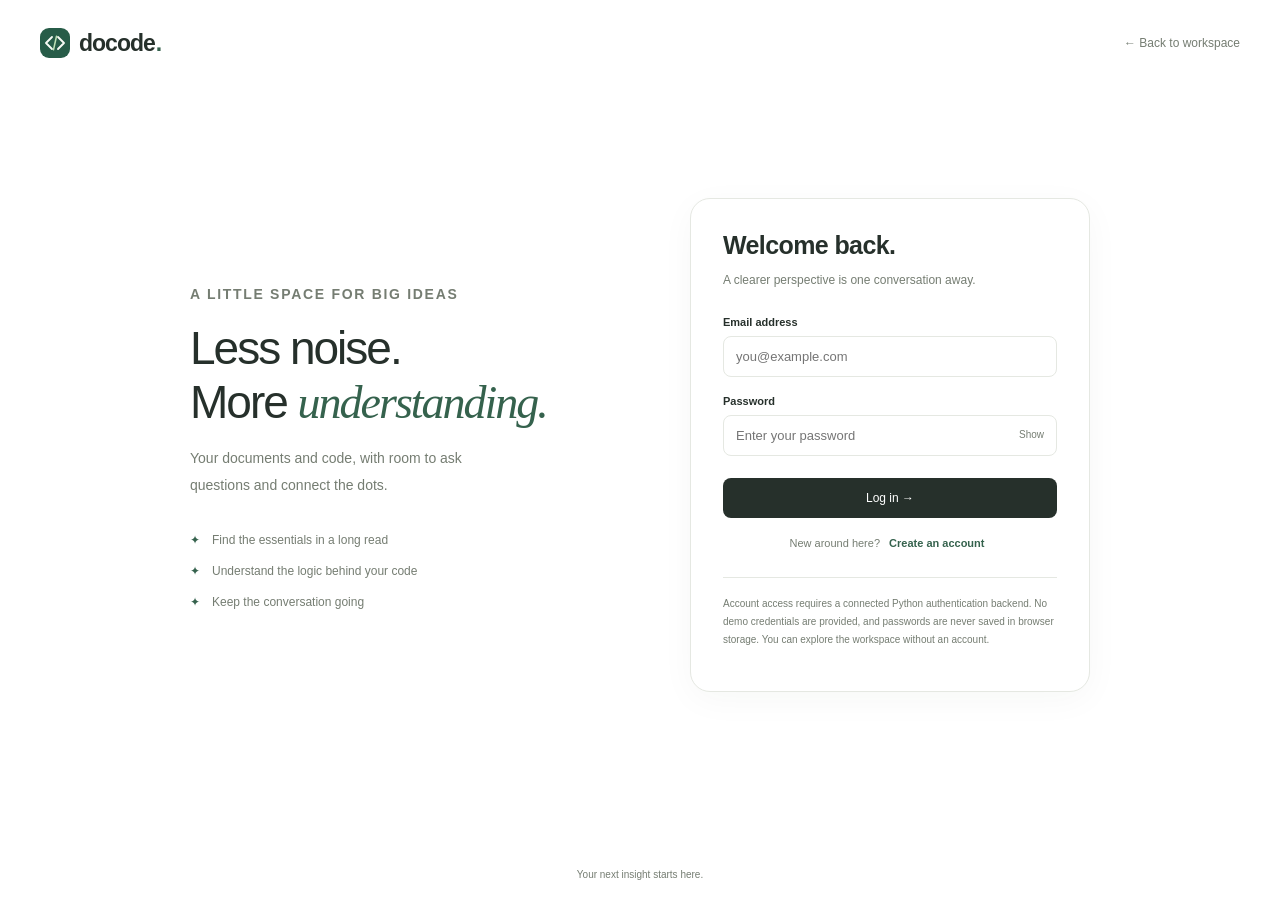
<file: Frontend/login.html>
<!DOCTYPE html>
<html lang="en">
<head><meta charset="UTF-8"><meta name="viewport" content="width=device-width, initial-scale=1"><meta name="color-scheme" content="light dark"><title>Welcome to Docode</title><link rel="icon" href="assets/logo.svg" type="image/svg+xml"><link rel="stylesheet" href="css/styles.css"><script src="js/theme.js"></script><script src="js/api.js" defer></script><script src="js/auth.js" defer></script></head>
<body class="auth-page"><header class="auth-header"><a class="brand" href="index.html"><img src="assets/logo.svg" alt="" width="30" height="30">docode<span>.</span></a><a class="back-link" href="index.html">← Back to workspace</a></header><main class="auth-main"><section class="auth-story"><p class="eyebrow">A LITTLE SPACE FOR BIG IDEAS</p><h1>Less noise.<br>More <span>understanding.</span></h1><p>Your documents and code, with room to ask questions and connect the dots.</p><div class="auth-features"><span>Find the essentials in a long read</span><span>Understand the logic behind your code</span><span>Keep the conversation going</span></div></section><section class="auth-card" aria-labelledby="auth-title"><h2 id="auth-title">Welcome back.</h2><p class="auth-subtitle" id="auth-subtitle">A clearer perspective is one conversation away.</p><form id="auth-form"><fieldset id="auth-fields"><div id="name-field" hidden><label for="name">Your name</label><input id="name" name="name" type="text" autocomplete="name" maxlength="100" placeholder="Alex Morgan"></div><label for="email">Email address</label><input id="email" name="email" type="email" autocomplete="username" required maxlength="254" placeholder="you@example.com"><label for="password">Password</label><div class="password-wrap"><input id="password" name="password" type="password" autocomplete="current-password" required maxlength="128" placeholder="Enter your password"><button id="show-password" type="button" class="password-toggle" aria-label="Show password">Show</button></div><p id="auth-error" class="auth-error" role="alert" hidden></p><button id="auth-submit" class="auth-submit" type="submit">Log in →</button></fieldset></form><div class="auth-switch"><span id="switch-copy">New around here?</span> <button id="auth-switch" type="button">Create an account</button></div><p class="auth-notice">Account access requires a connected Python authentication backend. No demo credentials are provided, and passwords are never saved in browser storage. You can explore the workspace without an account.</p></section></main><footer class="auth-footer">Your next insight starts here.</footer></body>
</html>
</file>
<file: Frontend/css/styles.css>
:root{color-scheme:light;--bg:#fff;--sidebar:#f6f7f5;--surface:#fff;--hover:#eaece8;--soft:#f4f5f2;--ink:#26302b;--muted:#757d72;--line:#e5e8e2;--accent:#35624d;--accent-soft:#e9f0e9;--shadow:0 8px 35px #172c1a09;--error:#a34b35;font-family:Inter,-apple-system,BlinkMacSystemFont,"Segoe UI",sans-serif;font-synthesis:none}
:root[data-theme=dark]{color-scheme:dark;--bg:#202320;--sidebar:#191c19;--surface:#272b27;--hover:#30362f;--soft:#2c302b;--ink:#e7ebe4;--muted:#9ca698;--line:#373e35;--accent:#a5c7ab;--accent-soft:#303d32;--shadow:0 8px 35px #0002;--error:#f0ab91}
*{box-sizing:border-box}body{margin:0;background:var(--bg);color:var(--ink);font-size:14px}button,input,textarea,select{font:inherit}button,a{-webkit-tap-highlight-color:transparent}button{cursor:pointer;color:inherit}a{color:inherit}button:disabled{opacity:.4;cursor:not-allowed}[hidden]{display:none!important}.icon-library{position:absolute;width:0;height:0;overflow:hidden}.icon{width:20px;height:20px;fill:none;stroke:currentColor;stroke-width:1.6;stroke-linecap:round;stroke-linejoin:round;flex-shrink:0}.icon-button{width:34px;height:34px;border:0;border-radius:8px;display:inline-flex;align-items:center;justify-content:center;background:transparent;color:var(--muted);flex-shrink:0}.icon-button:hover{background:var(--hover);color:var(--ink)}
.sidebar{position:fixed;left:0;top:0;bottom:0;width:260px;background:var(--sidebar);display:flex;flex-direction:column;padding:23px 14px 13px;z-index:30;transition:transform .2s}.sidebar-heading{display:flex;align-items:center;justify-content:space-between;padding:0 5px 30px}.brand{display:inline-flex;align-items:center;gap:9px;text-decoration:none;font-size:23px;font-weight:650;letter-spacing:-1px}.brand>span{color:var(--accent);margin-left:-8px}.primary-nav{display:flex;flex-direction:column;gap:5px}.nav-button{display:flex;align-items:center;gap:12px;background:none;border:0;border-radius:8px;padding:11px 12px;text-decoration:none;text-align:left;width:100%;font-size:13px;min-height:42px}.nav-button:hover{background:var(--hover)}.nav-button.active{background:var(--accent-soft);color:var(--accent)}.nav-button .icon{width:18px;height:18px}.shortcut,.nav-tag,.menu-trailing{margin-left:auto;color:var(--muted);font-size:10px}.shortcut{font-size:17px}.nav-tag{font-size:9px;border:1px solid var(--line);border-radius:4px;padding:2px 4px}.recent-section{flex:1;min-height:0;overflow:auto;padding:30px 0 14px}.nav-label{font-size:10px;color:var(--muted);font-weight:550;margin:0 12px 13px;letter-spacing:.2px}.no-chats{font-size:11px;color:var(--muted);line-height:1.8;padding:0 12px;max-width:205px}.recent-chat{display:block;text-align:left;width:100%;background:none;border:0;border-radius:7px;padding:11px 12px;font-size:12px;overflow:hidden;white-space:nowrap;text-overflow:ellipsis}.recent-chat:hover,.recent-chat.selected{background:var(--hover)}
.sidebar-bottom{position:relative;padding-top:12px;border-top:1px solid var(--line)}.local-note{font-size:9px;color:var(--muted);display:flex;gap:6px;align-items:center;justify-content:center;margin-bottom:14px}.tiny-dot{display:inline-block;width:5px;height:5px;border-radius:50%;background:#8eaa86;flex-shrink:0}.account-button{display:flex;align-items:center;gap:10px;width:100%;background:none;border:0;padding:7px;border-radius:9px;text-align:left}.account-button:hover{background:var(--hover)}.avatar{width:35px;height:35px;border-radius:50%;display:grid;place-items:center;background:var(--accent-soft);color:var(--accent);font-size:13px;font-weight:600;flex-shrink:0}.avatar .icon{width:17px;height:17px}.account-copy{display:flex;flex-direction:column;gap:4px;min-width:0}.account-copy strong{font-size:12px;font-weight:550;overflow:hidden;text-overflow:ellipsis;white-space:nowrap}.account-copy>span{font-size:10px;color:var(--muted)}.account-dots{margin-left:auto;font-size:21px}.account-menu{position:absolute;bottom:78px;left:0;right:0;background:var(--surface);border:1px solid var(--line);border-radius:12px;padding:7px;box-shadow:0 10px 40px #0002;z-index:40}.menu-email{padding:5px 11px;font-size:11px;color:var(--muted);overflow-wrap:anywhere}.menu-divider{height:1px;background:var(--line);margin:5px}
.main{margin-left:260px;min-height:100dvh;display:flex;flex-direction:column;transition:margin-left .2s}.topbar{height:78px;padding:0 35px;display:flex;justify-content:space-between;align-items:center;gap:15px;flex-shrink:0}.topbar-left,.topbar-right{display:flex;gap:12px;align-items:center}.topbar-left>span:first-of-type{font-weight:550;font-size:14px;letter-spacing:-.3px}.topbar-chevron{color:var(--muted);font-size:17px}.private-label{display:flex;align-items:center;gap:6px;font-size:10px;color:var(--muted);margin-right:10px}.login-link{font-size:11px;font-weight:550;text-decoration:none;border:1px solid var(--line);border-radius:7px;padding:8px 13px}.login-link span{margin-left:10px}.login-link:hover{background:var(--soft)}
.chat-stage{width:min(100%,840px);margin:auto;flex:1;display:flex;flex-direction:column;justify-content:center;padding:30px 36px 65px}.welcome{text-align:center;padding:0 0 34px}.welcome-mark{margin:0 auto 24px;display:grid;place-items:center;width:62px;height:62px;background:var(--soft);border:1px solid var(--line);border-radius:19px;transform:rotate(-6deg)}.welcome-mark img{transform:rotate(6deg);width:37px;height:37px}.eyebrow{font-size:9px;letter-spacing:1.7px;color:var(--muted);font-weight:550;margin:0 0 15px}h1{font-size:clamp(25px,3vw,34px);font-weight:500;line-height:1.25;letter-spacing:-1.3px;margin:0 0 15px}.welcome>p:last-child{font-size:13px;color:var(--muted);line-height:1.9;margin:0;white-space:pre-line}.composer-area{width:100%}.composer{background:var(--surface);border:1px solid #dce1d7;border-radius:20px;box-shadow:var(--shadow);padding:17px 17px 12px;position:relative}:root[data-theme=dark] .composer{border-color:var(--line)}.composer:focus-within{border-color:#9aaf95;box-shadow:0 0 0 3px #7295640b}.composer.dragging{outline:2px dashed var(--accent);outline-offset:4px}.composer textarea{width:100%;resize:none;border:0;outline:none;background:none;color:var(--ink);font-size:13px;line-height:1.8;min-height:64px;max-height:220px;padding:3px 5px 12px}.composer textarea::placeholder{color:var(--muted)}.composer-toolbar,.composer-tools,.send-tools{display:flex;align-items:center}.composer-toolbar{justify-content:space-between;gap:10px}.composer-tools{gap:10px}.toolbar-divider{height:16px;width:1px;background:var(--line)}.mode-chip{display:flex;align-items:center;gap:7px;color:var(--muted);font-size:10px}.mode-chip .icon{width:14px;height:14px}.send-tools{gap:12px}.enter-hint{font-size:9px;color:var(--muted)}.send-button{width:33px;height:33px;border:0;border-radius:10px;background:var(--ink);color:var(--bg);display:grid;place-items:center}.send-button:hover:not(:disabled){background:var(--accent)}.send-button:disabled{opacity:.25}.send-button .icon{width:19px;height:19px;stroke-width:2}.stop-button>span{width:11px;height:11px;background:currentColor;border-radius:2px}
.attach-control{position:relative}.attach-menu{position:absolute;bottom:46px;left:-5px;padding:6px;background:var(--surface);border:1px solid var(--line);border-radius:12px;box-shadow:0 8px 30px #0002;min-width:260px;z-index:20}.attach-menu button{background:none;border:0;display:flex;align-items:center;gap:9px;width:100%;padding:11px 10px;border-radius:6px;font-size:12px;text-align:left}.attach-menu button:hover{background:var(--soft)}.attach-menu button>span{font-size:9px;margin-left:auto;color:var(--muted)}.attach-menu .icon{width:17px;height:17px}.suggestions{display:flex;justify-content:center;gap:9px;flex-wrap:wrap;margin:23px 0 0}.suggestions button{display:flex;align-items:center;gap:7px;padding:10px 12px;background:var(--surface);border:1px solid var(--line);border-radius:9px;font-size:10px;color:var(--muted)}.suggestions button:hover{background:var(--soft);color:var(--ink);border-color:#b7c8b0}.suggestions .icon{width:14px;height:14px}.composer-disclaimer{font-size:9px;color:var(--muted);text-align:center;line-height:1.7;margin:22px 0 0}.welcome-footer{display:flex;justify-content:space-between;padding:25px 35px;color:var(--muted);font-size:9px}.welcome-footer>span:first-child{font-size:8px;letter-spacing:1.2px}.sidebar-collapsed .sidebar{transform:translateX(-100%)}.sidebar-collapsed .main{margin-left:0}.sidebar-overlay{display:none}
.attachments{display:flex;gap:8px;flex-wrap:wrap;padding-bottom:12px}.attachment{display:flex;gap:8px;align-items:center;padding:7px 8px;background:var(--soft);border:1px solid var(--line);border-radius:10px;max-width:100%}.attachment img{width:34px;height:34px;object-fit:cover;border-radius:5px}.attachment-info{display:flex;flex-direction:column;gap:4px;min-width:0}.attachment-info strong{font-size:10px;max-width:200px;overflow:hidden;white-space:nowrap;text-overflow:ellipsis;font-weight:550}.attachment-info>span{font-size:9px;color:var(--muted)}.attachment .icon-button{width:24px;height:24px;font-size:18px}.composer-error{color:var(--error);font-size:12px;line-height:1.7;margin:12px 5px}.messages{padding:10px 0 25px}.message{margin:0 0 28px;overflow-wrap:anywhere;line-height:1.85;font-size:14px}.message.user{margin-left:auto;background:var(--soft);border-radius:17px 17px 4px 17px;padding:13px 18px;width:fit-content;max-width:90%}.message .message-text{white-space:pre-wrap}.message.assistant{padding:0 5px}.assistant-label{display:flex;align-items:center;gap:8px;margin-bottom:14px;font-size:12px;font-weight:600}.assistant-label img{width:23px;height:23px}.message.error{color:var(--error);border-left:2px solid var(--error);padding:5px 15px}.message-attachment{font-size:10px;border:1px solid var(--line);padding:5px 8px;border-radius:5px;margin-bottom:7px;color:var(--muted);display:block}.message-actions{display:flex;gap:10px;margin-top:15px}.message-actions button{background:none;border:0;padding:3px 0;font-size:10px;color:var(--muted)}.message-actions button:hover{color:var(--ink);text-decoration:underline}.chat-active .chat-stage{justify-content:flex-start;padding-top:20px;padding-bottom:0}.chat-active .composer-area{position:sticky;bottom:0;background:var(--bg);padding:12px 0 18px;margin-top:auto;z-index:10}.chat-active .composer-disclaimer{margin-top:10px}.pending-text{display:flex;align-items:center;gap:10px;color:var(--muted);font-size:12px}.pulse{width:8px;height:8px;border-radius:50%;background:var(--accent);animation:pulse 1s alternate infinite}@keyframes pulse{to{opacity:.25}}
.dialog{background:var(--surface);color:var(--ink);border:1px solid var(--line);border-radius:20px;width:min(620px,calc(100% - 32px));padding:28px;box-shadow:0 24px 100px #0003;max-height:85dvh;overflow:auto}.dialog::backdrop{background:#14201666;backdrop-filter:blur(4px)}.dialog-heading{display:flex;align-items:center;justify-content:space-between;gap:20px;margin-bottom:17px}.dialog-heading .eyebrow{margin-bottom:10px}h2{font-size:23px;font-weight:550;letter-spacing:-.6px;margin:0}.muted{color:var(--muted);font-size:12px;line-height:1.8}.explore-grid{display:grid;grid-template-columns:1fr 1fr;gap:12px;margin-top:23px}.explore-grid button{text-align:left;padding:20px;background:var(--soft);border:1px solid var(--line);border-radius:12px}.explore-grid button:hover{border-color:var(--accent)}.explore-grid span{font-size:9px;letter-spacing:1px;color:var(--muted)}.explore-grid strong{display:block;font-size:15px;font-weight:550;margin-top:13px}.explore-grid p{font-size:12px;line-height:1.7;color:var(--muted);margin-bottom:0}.setting-row{padding:22px 0;display:flex;align-items:center;justify-content:space-between;gap:20px;border-bottom:1px solid var(--line)}.setting-row strong{font-size:13px;font-weight:550}.setting-row p{font-size:11px;line-height:1.8;color:var(--muted);margin:7px 0 0}.setting-row select{padding:9px;background:var(--soft);color:var(--ink);border:1px solid var(--line);border-radius:7px}.secondary-button,.danger-button{background:var(--soft);border:1px solid var(--line);border-radius:7px;padding:9px 12px;font-size:11px;white-space:nowrap}.danger-button{color:var(--error)}.clear-confirm{font-size:12px;line-height:1.8;padding-top:10px}.clear-confirm button{margin-right:8px}.settings-note{font-size:11px;color:var(--muted);line-height:1.8;margin:22px 0 0}.toast{position:fixed;bottom:22px;left:50%;transform:translateX(-50%);max-width:90vw;padding:12px 20px;border:1px solid var(--line);border-radius:10px;background:var(--ink);color:var(--bg);font-size:12px;box-shadow:var(--shadow);z-index:100}.sr-only{position:absolute;width:1px;height:1px;padding:0;margin:-1px;overflow:hidden;clip:rect(0,0,0,0);white-space:nowrap;border:0}.skip-link{position:fixed;top:-60px;left:16px;padding:12px;background:var(--surface);z-index:100;border:1px solid var(--accent)}.skip-link:focus{top:12px}:focus-visible{outline:2px solid var(--accent);outline-offset:3px}
.auth-page{min-height:100dvh;display:flex;flex-direction:column}.auth-header{display:flex;justify-content:space-between;align-items:center;padding:28px 40px}.back-link{color:var(--muted);font-size:12px;text-decoration:none}.auth-main{display:grid;grid-template-columns:1fr 1fr;width:min(970px,100%);gap:100px;margin:auto;padding:45px 35px 90px;align-items:center}.auth-story h1{font-size:46px;line-height:1.17;letter-spacing:-2px}.auth-story h1 span{font-family:Georgia,serif;color:var(--accent);font-weight:400;font-style:italic}.auth-story>p{font-size:14px;line-height:1.9;color:var(--muted);max-width:310px}.auth-features{margin-top:35px;display:grid;gap:17px;color:var(--muted);font-size:12px}.auth-features span:before{content:'✦';color:var(--accent);margin-right:12px}.auth-card{background:var(--surface);border:1px solid var(--line);border-radius:20px;padding:32px;box-shadow:var(--shadow)}.auth-card h2{font-size:25px}.auth-subtitle{font-size:12px;line-height:1.8;color:var(--muted);margin:10px 0 25px}.auth-card label{display:block;font-size:11px;font-weight:550;margin-bottom:8px}.auth-card input{width:100%;border:1px solid var(--line);border-radius:8px;padding:12px;background:var(--bg);color:var(--ink);font-size:13px;margin-bottom:18px;min-width:0}.password-wrap{position:relative}.password-wrap input{padding-right:57px}.password-toggle{position:absolute;right:8px;top:9px;border:0;background:none;padding:5px;color:var(--muted);font-size:10px}.auth-submit{width:100%;border:0;border-radius:8px;background:var(--ink);color:var(--bg);padding:13px;font-size:12px;margin:4px 0 15px}.auth-switch{text-align:center;font-size:11px;color:var(--muted);line-height:1.8}.auth-switch button{color:var(--accent);background:none;border:0;font-size:11px;font-weight:600}.auth-notice{font-size:10px;color:var(--muted);line-height:1.8;border-top:1px solid var(--line);padding-top:17px;margin-top:22px}.auth-error{font-size:12px;color:var(--error);line-height:1.7;margin:0 0 15px}.auth-footer{text-align:center;padding:20px;color:var(--muted);font-size:10px}.auth-card fieldset{border:0;margin:0;padding:0;min-width:0}
@media(min-height:900px){.chat-stage{padding-bottom:115px}}
@media(max-width:1050px){.sidebar{width:230px}.main{margin-left:230px}.topbar{padding:0 25px}.chat-stage{padding-left:25px;padding-right:25px}.private-label{display:none}.enter-hint{display:none}.auth-main{gap:45px}}
@media(max-width:760px){.sidebar{width:270px;box-shadow:10px 0 35px #0001}.main{margin-left:0}.sidebar-overlay:not([hidden]){display:block;position:fixed;inset:0;background:#15221566;border:0;z-index:25}.topbar{height:65px;padding:0 17px}.topbar-left{gap:7px}.topbar-left>span:first-of-type{font-size:12px}.topbar-right{gap:0}.chat-stage{padding:25px 20px 60px}.welcome{padding-bottom:27px}.welcome-mark{margin-bottom:20px}h1{font-size:28px;letter-spacing:-1px}.welcome>p:last-child{font-size:12px}.welcome-footer{padding:20px;font-size:8px}.suggestions{gap:7px;margin-top:18px}.suggestions button{font-size:9px;padding:9px}.composer{border-radius:17px;padding:13px}.composer textarea{font-size:16px;min-height:85px}.mode-chip{font-size:9px}.chat-active .chat-stage{padding-top:15px}.message{font-size:13px}.explore-grid{grid-template-columns:1fr}.dialog{padding:22px}.auth-header{padding:22px}.auth-main{display:block;max-width:460px;padding:20px 20px 40px}.auth-story{display:none}.auth-card{padding:27px}.setting-row{gap:12px}.composer-disclaimer{font-size:8px}.welcome-footer>span:last-child{display:none}}
@media(prefers-reduced-motion:reduce){*,*:before,*:after{animation:none!important;transition:none!important}}
.code-review{display:grid;gap:14px;min-width:0}.review-title{font-size:20px;line-height:1.4;letter-spacing:-.4px;margin:0}.review-note{color:var(--muted);font-size:12px;line-height:1.7;margin:0;overflow-wrap:anywhere}.review-issue,.review-validation{border:1px solid var(--line);background:var(--surface);border-radius:12px;padding:18px;min-width:0;overflow-wrap:anywhere}.review-issue{border-left:3px solid var(--error)}.review-issue h4{font-size:15px;line-height:1.6;margin:12px 0 5px;font-weight:600}.review-row{display:flex;gap:10px;align-items:center;justify-content:space-between;flex-wrap:wrap}.review-badge{display:inline-block;border:1px solid var(--line);border-radius:5px;padding:3px 8px;font-size:10px;line-height:1.5;font-weight:600;background:var(--soft)}.review-syntax,.review-status-syntax_error,.review-status-invalid_edit{color:var(--error);border-color:currentColor}.review-status-checks_passed{color:var(--accent);background:var(--accent-soft)}.review-status-issues_remaining,.review-status-incomplete{color:var(--ink);border-style:dashed}.review-origin{color:var(--muted);font-size:11px}.review-location{font-size:12px;line-height:1.7;color:var(--muted);margin:5px 0 14px;overflow-wrap:anywhere}.review-label{font-size:11px;font-weight:600;line-height:1.5;margin:15px 0 6px}.review-reason{font-size:13px;line-height:1.8;margin:5px 0;white-space:pre-wrap;overflow-wrap:anywhere}.review-code{display:block;max-width:100%;overflow-x:auto;white-space:pre;tab-size:4;padding:13px 14px;margin:8px 0;background:var(--soft);border:1px solid var(--line);border-radius:8px;font:12px/1.8 Consolas,'Courier New',monospace;letter-spacing:0;overflow-wrap:normal}.review-correction{border-top:1px solid var(--line);margin-top:18px;padding-top:16px;min-width:0}.review-correction h5{font-size:13px;margin:0;font-weight:600}.review-section-title{font-size:15px;margin:10px 0 0}.review-validation strong{font-size:13px}.review-validation .review-note{margin:10px 0}.review-details{font-size:12px;line-height:1.8;margin-top:14px;min-width:0}.review-details summary{cursor:pointer;color:var(--muted);font-weight:550}.review-details[open] summary{margin-bottom:12px}.review-details .message-text{font-size:12px;overflow-wrap:anywhere}.review-details .review-note{margin:8px 0}.message:has(.code-review){min-width:0;max-width:100%}@media(max-width:760px){.review-issue,.review-validation{padding:13px}.review-code{font-size:11px;padding:10px}.review-title{font-size:18px}}
</file>
